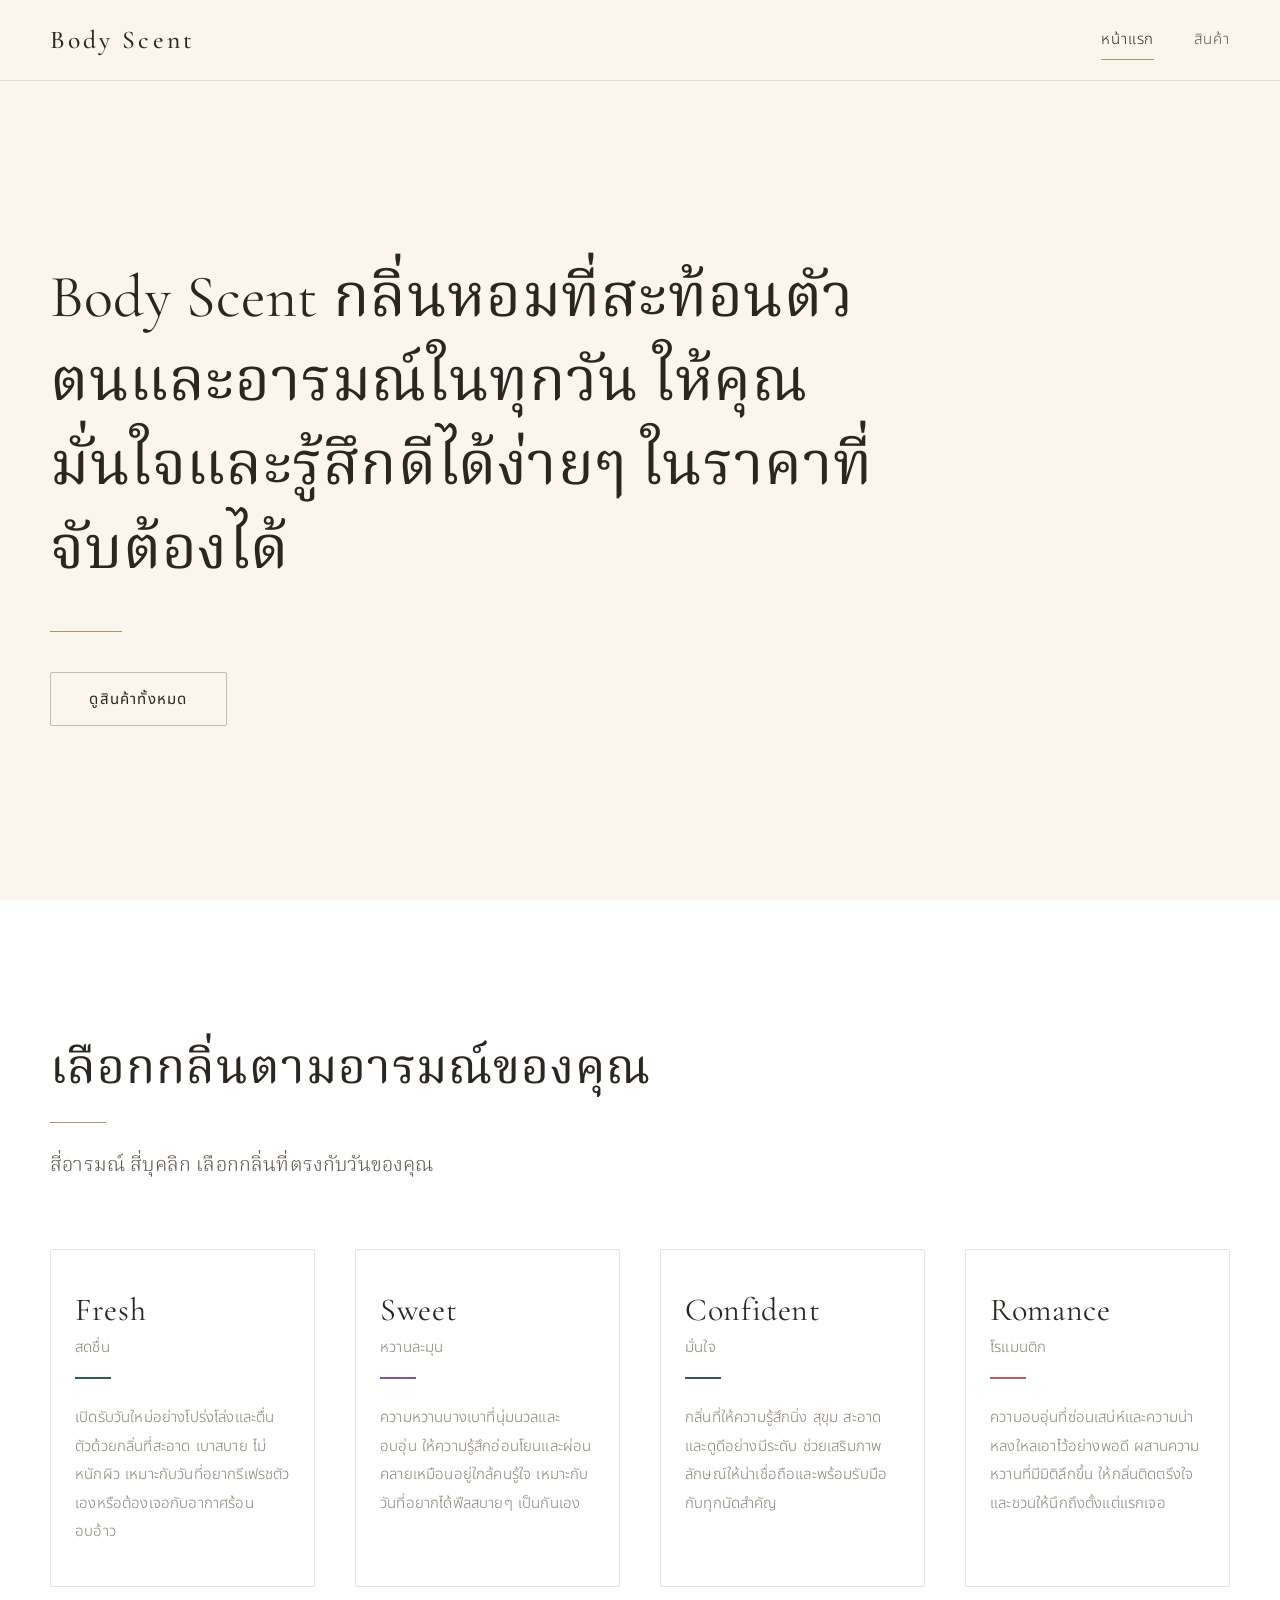
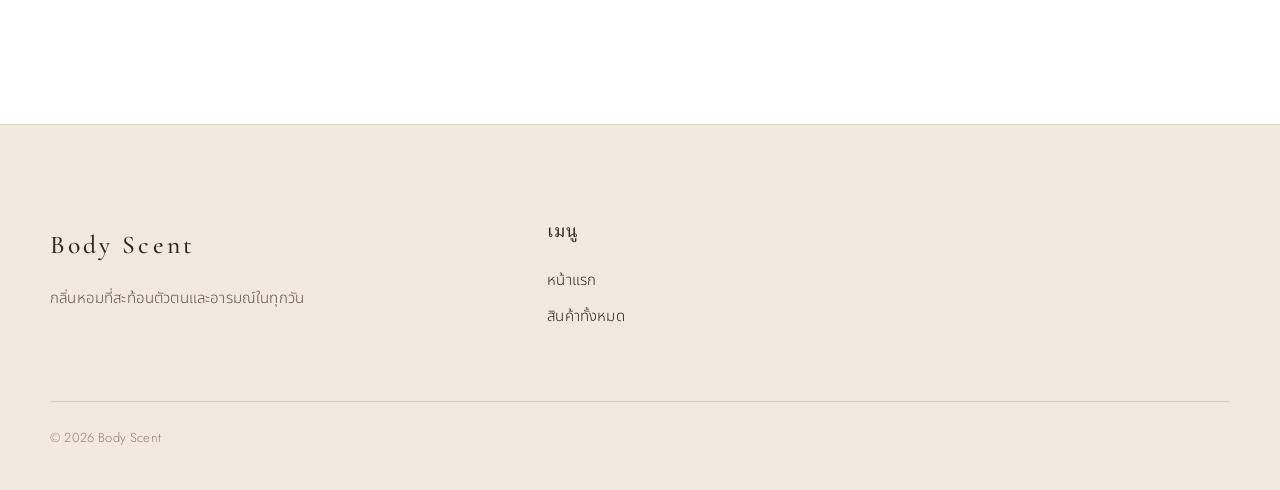
<file: index.html>
<!DOCTYPE html>
<html lang="th">
<head>
  <meta charset="UTF-8">
  <meta name="viewport" content="width=device-width, initial-scale=1">
  <title>Body Scent | น้ำหอมฉีดตัวและโรลออน กลิ่นตามอารมณ์</title>
  <meta name="description" content="Body Scent น้ำหอมฉีดตัวและโรลออน เลือกกลิ่นตามอารมณ์ Fresh, Sweet, Confident, Romance ในราคาที่จับต้องได้">
  <link rel="stylesheet" href="style.css">
  <style>
    /* Page-specific tweaks for index.html */
    .hero--full {
      grid-template-columns: 1fr;
      min-height: calc(100vh - 81px);
      min-height: calc(100svh - 81px);
    }
    .hero--full .hero__text {
      max-width: 880px;
    }
    .hero--full h1 {
      font-size: clamp(2rem, 1.1rem + 3.4vw, 3.75rem);
      line-height: 1.4;
      letter-spacing: 0.01em;
      max-width: 20em;
    }
    .hero--full .rule {
      width: 72px;
      margin: var(--space-4) 0;
    }

    .mood-card {
      color: inherit;
    }
    .mood-card:hover {
      color: inherit;
    }
    .mood-card .card__body {
      gap: 0;
      padding: var(--space-4) var(--space-3);
    }
    .mood-card h3 {
      margin-bottom: 0.25rem;
    }
    .mood-card .small {
      display: block;
    }
    .mood-card .mood-underline {
      margin: var(--space-2) 0 var(--space-3);
    }
    .mood-card p {
      margin: 0;
      font-size: var(--fs-sm);
      line-height: 1.9;
      color: var(--ink-mute);
    }
  </style>
</head>
<body>

  <header class="site-header">
    <div class="container site-header__inner">
      <a class="logo" href="index.html">Body Scent</a>
      <nav class="nav" aria-label="เมนูหลัก">
        <a href="index.html" aria-current="page">หน้าแรก</a>
        <a href="product.html">สินค้า</a>
      </nav>
    </div>
  </header>

  <main>

    <!-- Hero -->
    <section class="container">
      <div class="hero hero--full">
        <div class="hero__text">
          <h1>Body Scent กลิ่นหอมที่สะท้อนตัวตนและอารมณ์ในทุกวัน ให้คุณมั่นใจและรู้สึกดีได้ง่ายๆ ในราคาที่จับต้องได้</h1>
          <span class="rule" aria-hidden="true"></span>
          <div class="hero__actions">
            <a class="btn" href="product.html">ดูสินค้าทั้งหมด</a>
          </div>
        </div>
      </div>
    </section>

    <!-- Moods -->
    <section class="section section--white" id="moods">
      <div class="container">
        <div class="section-head">
          <h2>เลือกกลิ่นตามอารมณ์ของคุณ</h2>
          <span class="rule" aria-hidden="true"></span>
          <p class="lead">สี่อารมณ์ สี่บุคลิก เลือกกลิ่นที่ตรงกับวันของคุณ</p>
        </div>

        <div class="grid grid--4">

          <a class="card mood-card" href="product.html?mood=fresh" data-mood="fresh">
            <div class="card__body">
              <h3>Fresh</h3>
              <span class="small">สดชื่น</span>
              <span class="mood-underline" aria-hidden="true"></span>
              <p>เปิดรับวันใหม่อย่างโปร่งโล่งและตื่นตัวด้วยกลิ่นที่สะอาด เบาสบาย ไม่หนักผิว เหมาะกับวันที่อยากรีเฟรชตัวเองหรือต้องเจอกับอากาศร้อนอบอ้าว</p>
            </div>
          </a>

          <a class="card mood-card" href="product.html?mood=sweet" data-mood="sweet">
            <div class="card__body">
              <h3>Sweet</h3>
              <span class="small">หวานละมุน</span>
              <span class="mood-underline" aria-hidden="true"></span>
              <p>ความหวานบางเบาที่นุ่มนวลและอบอุ่น ให้ความรู้สึกอ่อนโยนและผ่อนคลายเหมือนอยู่ใกล้คนรู้ใจ เหมาะกับวันที่อยากได้ฟีลสบายๆ เป็นกันเอง</p>
            </div>
          </a>

          <a class="card mood-card" href="product.html?mood=confident" data-mood="confident">
            <div class="card__body">
              <h3>Confident</h3>
              <span class="small">มั่นใจ</span>
              <span class="mood-underline" aria-hidden="true"></span>
              <p>กลิ่นที่ให้ความรู้สึกนิ่ง สุขุม สะอาด และดูดีอย่างมีระดับ ช่วยเสริมภาพลักษณ์ให้น่าเชื่อถือและพร้อมรับมือกับทุกนัดสำคัญ</p>
            </div>
          </a>

          <a class="card mood-card" href="product.html?mood=romance" data-mood="romance">
            <div class="card__body">
              <h3>Romance</h3>
              <span class="small">โรแมนติก</span>
              <span class="mood-underline" aria-hidden="true"></span>
              <p>ความอบอุ่นที่ซ่อนเสน่ห์และความน่าหลงใหลเอาไว้อย่างพอดี ผสานความหวานที่มีมิติลึกขึ้น ให้กลิ่นติดตรึงใจและชวนให้นึกถึงตั้งแต่แรกเจอ</p>
            </div>
          </a>

        </div>
      </div>
    </section>

  </main>

  <footer class="site-footer">
    <div class="container">
      <div class="site-footer__grid">
        <div>
          <a class="logo" href="index.html">Body Scent</a>
          <p class="mt-2">กลิ่นหอมที่สะท้อนตัวตนและอารมณ์ในทุกวัน</p>
        </div>
        <div>
          <h4>เมนู</h4>
          <ul>
            <li><a href="index.html">หน้าแรก</a></li>
            <li><a href="product.html">สินค้าทั้งหมด</a></li>
          </ul>
        </div>
      </div>
      <div class="site-footer__bottom">&copy; 2026 Body Scent</div>
    </div>
  </footer>

  <script src="script.js"></script>
</body>
</html>
</file>
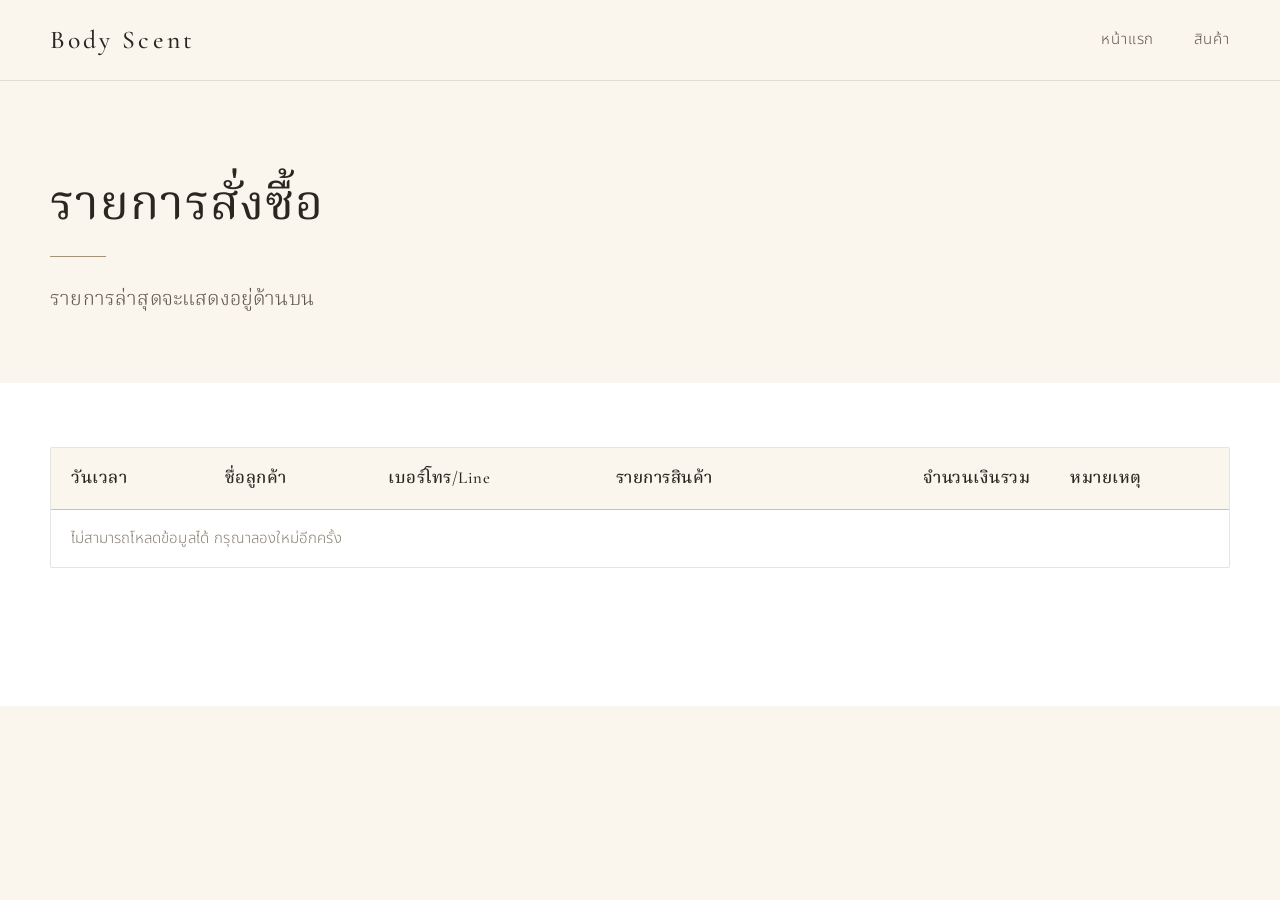
<file: admin.html>
<!DOCTYPE html>
<html lang="th">
<head>
  <meta charset="UTF-8">
  <meta name="viewport" content="width=device-width, initial-scale=1">
  <title>รายการสั่งซื้อ | Body Scent</title>
  <meta name="robots" content="noindex, nofollow">
  <link rel="stylesheet" href="style.css">
  <style>
    /* Page-specific tweaks for admin.html */
    .page-title {
      font-size: var(--fs-xl);
    }
    .page-head {
      padding: var(--space-6) 0 var(--space-4);
    }
    .table-wrap {
      overflow-x: auto;
      background: var(--white);
      border: 1px solid var(--line-soft);
      border-radius: var(--radius);
    }
    #ordersTable {
      width: 100%;
      min-width: 820px;
      border-collapse: collapse;
      font-size: var(--fs-sm);
    }
    #ordersTable th,
    #ordersTable td {
      padding: 1rem 1.25rem;
      text-align: left;
      vertical-align: top;
      border-bottom: 1px solid var(--line-soft);
      line-height: 1.7;
    }
    #ordersTable thead th {
      font-family: var(--font-display);
      font-size: 1.05rem;
      font-weight: 500;
      letter-spacing: 0.03em;
      white-space: nowrap;
      color: var(--ink);
      background: var(--cream);
      border-bottom: 1px solid var(--line);
    }
    #ordersTable tbody tr:last-child td {
      border-bottom: 0;
    }
    #ordersTable tbody tr:hover td {
      background: var(--cream);
    }
    #ordersTable td:nth-child(1) {
      white-space: nowrap;
    }
    #ordersTable th:nth-child(5),
    #ordersTable td:nth-child(5) {
      text-align: right;
      white-space: nowrap;
    }
    @media (max-width: 640px) {
      .page-head {
        padding: var(--space-5) 0 var(--space-3);
      }
    }
  </style>
</head>
<body>

  <header class="site-header">
    <div class="container site-header__inner">
      <a class="logo" href="index.html">Body Scent</a>
      <nav class="nav" aria-label="เมนูหลัก">
        <a href="index.html">หน้าแรก</a>
        <a href="product.html">สินค้า</a>
      </nav>
    </div>
  </header>

  <main>

    <section class="page-head">
      <div class="container">
        <h1 class="page-title">รายการสั่งซื้อ</h1>
        <span class="rule" aria-hidden="true"></span>
        <p class="lead">รายการล่าสุดจะแสดงอยู่ด้านบน</p>
      </div>
    </section>

    <section class="section section--white" style="padding-top: var(--space-5);">
      <div class="container">
        <div class="table-wrap">
          <table id="ordersTable">
            <thead>
              <tr>
                <th scope="col">วันเวลา</th>
                <th scope="col">ชื่อลูกค้า</th>
                <th scope="col">เบอร์โทร/Line</th>
                <th scope="col">รายการสินค้า</th>
                <th scope="col">จำนวนเงินรวม</th>
                <th scope="col">หมายเหตุ</th>
              </tr>
            </thead>
            <tbody></tbody>
          </table>
        </div>
      </div>
    </section>

  </main>

  <script src="script.js"></script>
</body>
</html>
</file>
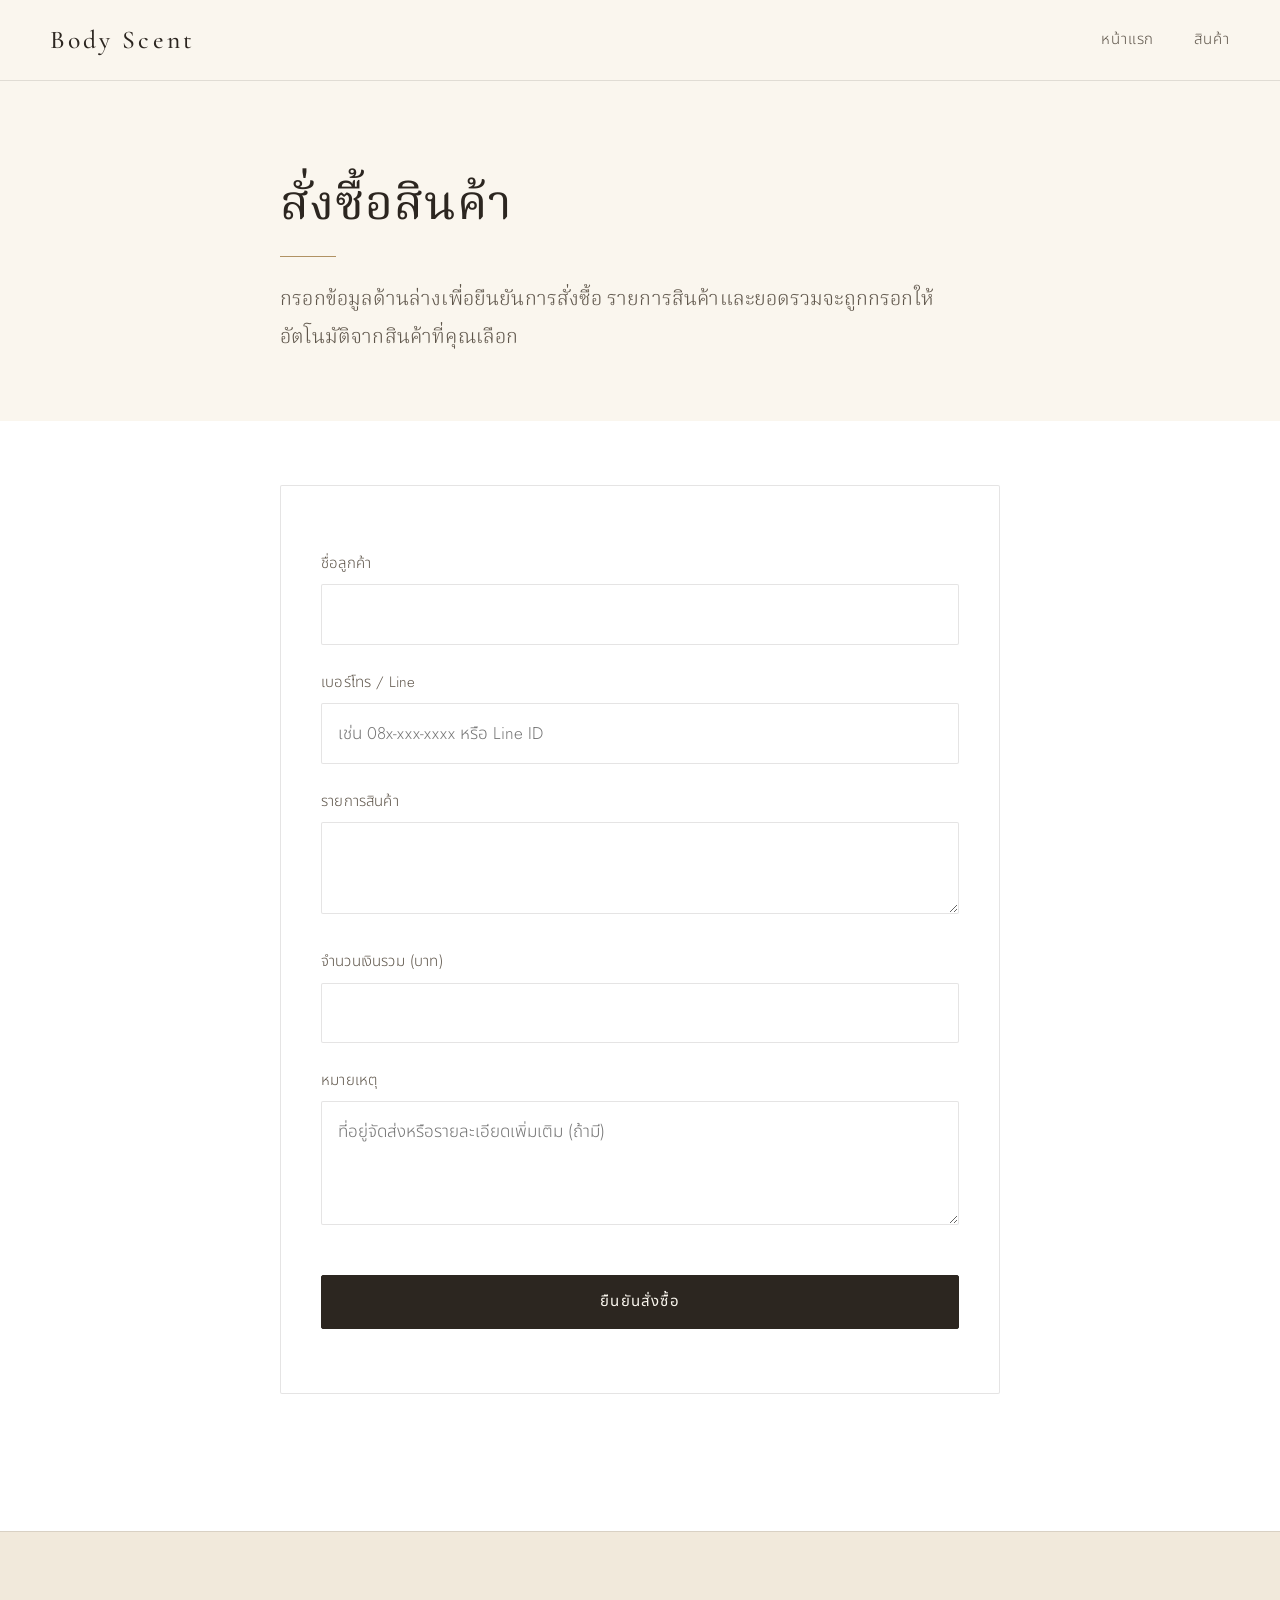
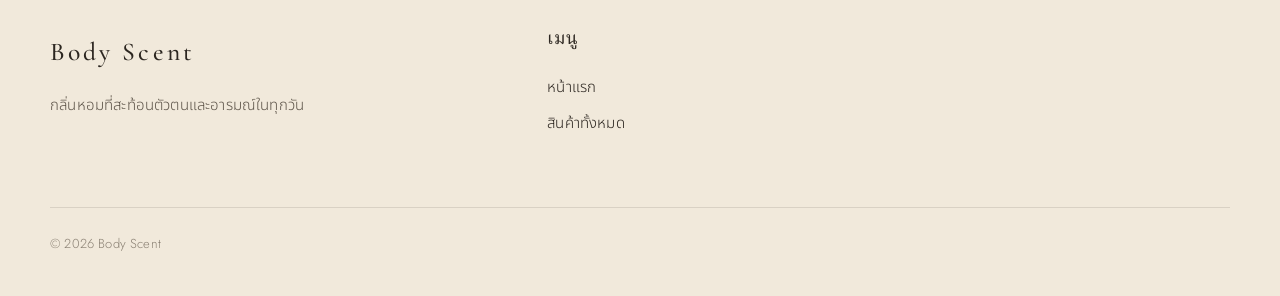
<file: order.html>
<!DOCTYPE html>
<html lang="th">
<head>
  <meta charset="UTF-8">
  <meta name="viewport" content="width=device-width, initial-scale=1">
  <title>สั่งซื้อสินค้า | Body Scent</title>
  <meta name="description" content="สั่งซื้อน้ำหอมฉีดตัวและโรลออน Body Scent กรอกข้อมูลเพื่อยืนยันการสั่งซื้อ">
  <link rel="stylesheet" href="style.css">
  <style>
    /* Page-specific tweaks for order.html */
    .page-title {
      font-size: var(--fs-xl);
    }
    .page-head {
      padding: var(--space-6) 0 var(--space-4);
    }
    .order-panel {
      padding: var(--space-5) var(--space-4);
      background: var(--white);
      border: 1px solid var(--line-soft);
      border-radius: var(--radius);
    }
    .order-panel .textarea {
      resize: vertical;
      min-height: 5.5rem;
    }
    .order-panel .btn {
      margin-top: var(--space-2);
    }
    @media (max-width: 640px) {
      .page-head {
        padding: var(--space-5) 0 var(--space-3);
      }
      .order-panel {
        padding: var(--space-4) var(--space-3);
      }
    }
  </style>
</head>
<body>

  <header class="site-header">
    <div class="container site-header__inner">
      <a class="logo" href="index.html">Body Scent</a>
      <nav class="nav" aria-label="เมนูหลัก">
        <a href="index.html">หน้าแรก</a>
        <a href="product.html">สินค้า</a>
      </nav>
    </div>
  </header>

  <main>

    <section class="page-head">
      <div class="container container--narrow">
        <h1 class="page-title">สั่งซื้อสินค้า</h1>
        <span class="rule" aria-hidden="true"></span>
        <p class="lead">กรอกข้อมูลด้านล่างเพื่อยืนยันการสั่งซื้อ รายการสินค้าและยอดรวมจะถูกกรอกให้อัตโนมัติจากสินค้าที่คุณเลือก</p>
      </div>
    </section>

    <section class="section section--white" style="padding-top: var(--space-5);">
      <div class="container container--narrow">
        <div class="order-panel">

          <form id="orderForm">

            <div class="field">
              <label for="customerName">ชื่อลูกค้า</label>
              <input class="input" type="text" id="customerName" name="customerName" autocomplete="name" required>
            </div>

            <div class="field">
              <label for="contact">เบอร์โทร / Line</label>
              <input class="input" type="text" id="contact" name="contact" autocomplete="tel" placeholder="เช่น 08x-xxx-xxxx หรือ Line ID" required>
            </div>

            <div class="field">
              <label for="items">รายการสินค้า</label>
              <textarea class="textarea" id="items" name="items" rows="2" required></textarea>
            </div>

            <div class="field">
              <label for="total">จำนวนเงินรวม (บาท)</label>
              <input class="input" type="text" id="total" name="total" inputmode="decimal" required>
            </div>

            <div class="field">
              <label for="note">หมายเหตุ</label>
              <textarea class="textarea" id="note" name="note" rows="3" placeholder="ที่อยู่จัดส่งหรือรายละเอียดเพิ่มเติม (ถ้ามี)"></textarea>
            </div>

            <button class="btn btn--solid btn--block" type="submit">ยืนยันสั่งซื้อ</button>

          </form>

        </div>
      </div>
    </section>

  </main>

  <footer class="site-footer">
    <div class="container">
      <div class="site-footer__grid">
        <div>
          <a class="logo" href="index.html">Body Scent</a>
          <p class="mt-2">กลิ่นหอมที่สะท้อนตัวตนและอารมณ์ในทุกวัน</p>
        </div>
        <div>
          <h4>เมนู</h4>
          <ul>
            <li><a href="index.html">หน้าแรก</a></li>
            <li><a href="product.html">สินค้าทั้งหมด</a></li>
          </ul>
        </div>
      </div>
      <div class="site-footer__bottom">&copy; 2026 Body Scent</div>
    </div>
  </footer>

  <script src="script.js"></script>
</body>
</html>
</file>
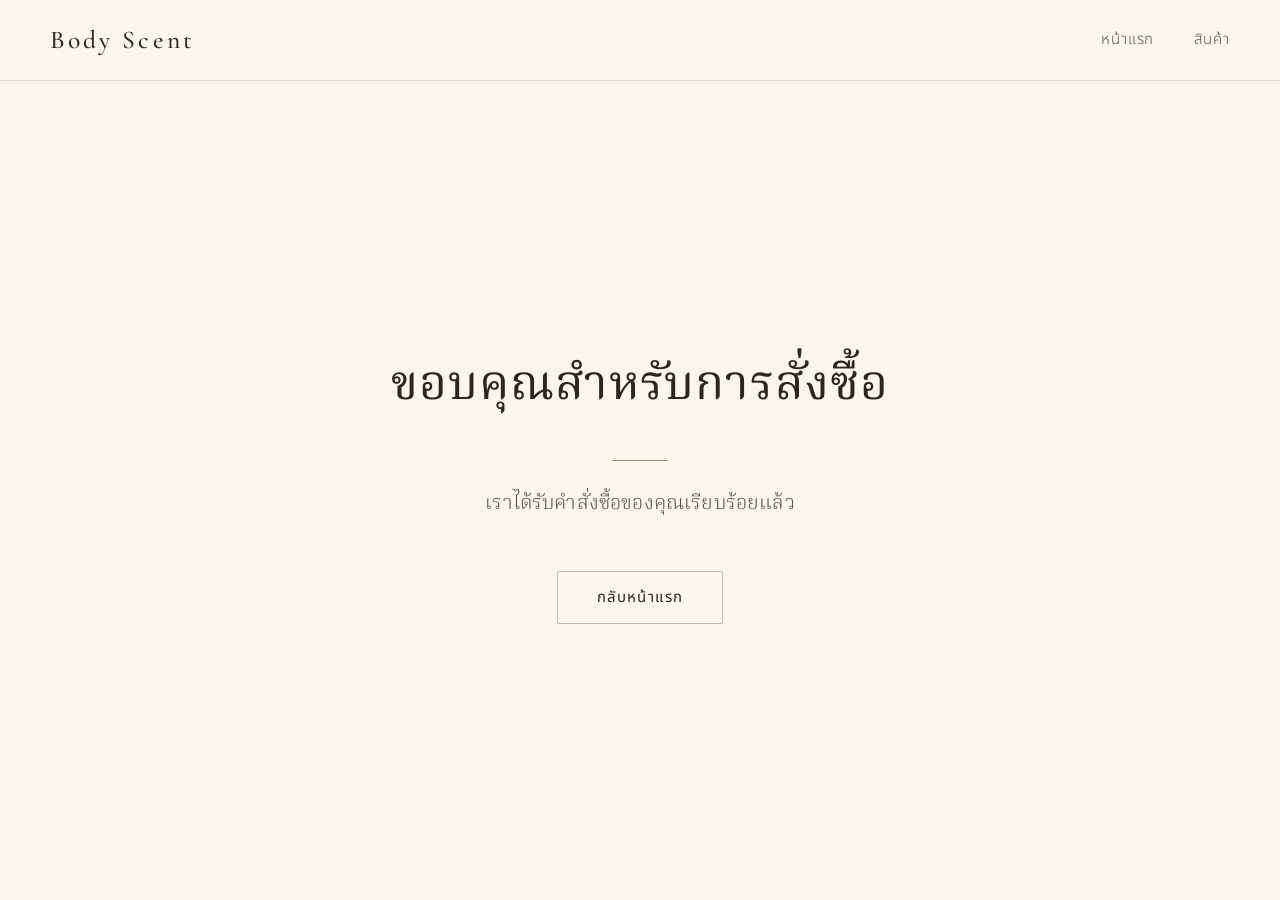
<file: thankyou.html>
<!DOCTYPE html>
<html lang="th">
<head>
  <meta charset="UTF-8">
  <meta name="viewport" content="width=device-width, initial-scale=1">
  <title>ขอบคุณสำหรับการสั่งซื้อ | Body Scent</title>
  <meta name="robots" content="noindex">
  <link rel="stylesheet" href="style.css">
  <style>
    /* Page-specific tweaks for thankyou.html */
    .thanks {
      display: flex;
      flex-direction: column;
      align-items: center;
      justify-content: center;
      min-height: calc(100vh - 81px);
      min-height: calc(100svh - 81px);
      padding: var(--space-6) 0;
      text-align: center;
    }
    .thanks h1 {
      font-size: var(--fs-xl);
    }
    .thanks p {
      margin-left: auto;
      margin-right: auto;
    }
    .thanks .rule {
      margin: var(--space-3) auto;
    }
    .thanks .btn {
      margin-top: var(--space-3);
    }
  </style>
</head>
<body>

  <header class="site-header">
    <div class="container site-header__inner">
      <a class="logo" href="index.html">Body Scent</a>
      <nav class="nav" aria-label="เมนูหลัก">
        <a href="index.html">หน้าแรก</a>
        <a href="product.html">สินค้า</a>
      </nav>
    </div>
  </header>

  <main>
    <section class="container container--narrow">
      <div class="thanks">
        <h1>ขอบคุณสำหรับการสั่งซื้อ</h1>
        <span class="rule" aria-hidden="true"></span>
        <p class="lead">เราได้รับคำสั่งซื้อของคุณเรียบร้อยแล้ว</p>
        <a class="btn" href="index.html">กลับหน้าแรก</a>
      </div>
    </section>
  </main>

</body>
</html>
</file>
<file: style.css>
/* ==========================================================================
   Body Scent — Global theme
   Premium · minimal · white / cream / deep beige with soft gold-bronze accent
   ========================================================================== */

/* Fonts: serif for headings, sans-serif for body (Latin + Thai) */
@import url("https://fonts.googleapis.com/css2?family=Cormorant+Garamond:wght@400;500;600&family=Noto+Serif+Thai:wght@300;400;500&family=Noto+Sans+Thai:wght@300;400;500&family=Jost:wght@300;400;500&display=swap");

/* --------------------------------------------------------------------------
   1. Design tokens
   -------------------------------------------------------------------------- */
:root {
  /* Base palette */
  --white: #ffffff;
  --cream: #faf6ee;
  --cream-deep: #f1e9db;
  --beige: #d9c9ae;
  --beige-deep: #a8957a;

  /* Text */
  --ink: #2c2620;
  --ink-soft: #5e554a;
  --ink-mute: #8a8073;

  /* Accent: soft gold / bronze */
  --gold: #b09263;
  --gold-deep: #8c7048;
  --gold-soft: #d8c7a3;

  /* Lines: thin, dark, soft */
  --line: rgba(44, 38, 32, 0.28);
  --line-soft: rgba(44, 38, 32, 0.12);

  /* Mood colors — small touches only (dots, underlines, icons) */
  --mood-fresh: #2f5d46;       /* deep green */
  --mood-sweet: #7a5a9a;       /* medium purple */
  --mood-confident: #3e5266;   /* deep blue-grey */
  --mood-romance: #b5645f;     /* soft red */

  /* Typography */
  --font-display: "Cormorant Garamond", "Noto Serif Thai", Georgia, "Times New Roman", serif;
  --font-body: "Jost", "Noto Sans Thai", "Helvetica Neue", Arial, sans-serif;
  --font-serif-body: "Noto Serif Thai", "Cormorant Garamond", Georgia, serif;

  /* Type scale */
  --fs-xs: 0.8125rem;
  --fs-sm: 0.9375rem;
  --fs-base: 1.0625rem;
  --fs-md: 1.25rem;
  --fs-lg: clamp(1.5rem, 1.2rem + 1vw, 2rem);
  --fs-xl: clamp(2rem, 1.4rem + 2.2vw, 3rem);
  --fs-xxl: clamp(2.6rem, 1.6rem + 4vw, 4.75rem);

  /* Spacing — generous */
  --space-1: 0.5rem;
  --space-2: 1rem;
  --space-3: 1.5rem;
  --space-4: 2.5rem;
  --space-5: 4rem;
  --space-6: 6rem;
  --space-7: 9rem;
  --section-y: clamp(4.5rem, 3rem + 7vw, 9rem);

  /* Layout */
  --container: 1180px;
  --container-narrow: 720px;
  --gutter: clamp(1.25rem, 4vw, 3rem);

  --radius: 2px;
  --ease: cubic-bezier(0.22, 0.61, 0.36, 1);
}

/* --------------------------------------------------------------------------
   2. Reset & base
   -------------------------------------------------------------------------- */
*,
*::before,
*::after {
  box-sizing: border-box;
}

html {
  -webkit-text-size-adjust: 100%;
  scroll-behavior: smooth;
}

body {
  margin: 0;
  background: var(--cream);
  color: var(--ink);
  font-family: var(--font-body);
  font-size: var(--fs-base);
  font-weight: 300;
  line-height: 1.85;
  letter-spacing: 0.01em;
  -webkit-font-smoothing: antialiased;
  text-rendering: optimizeLegibility;
}

img {
  display: block;
  max-width: 100%;
  height: auto;
}

a {
  color: inherit;
  text-decoration: none;
  transition: color 0.3s var(--ease);
}

a:hover {
  color: var(--gold-deep);
}

ul,
ol {
  margin: 0;
  padding: 0;
  list-style: none;
}

button,
input,
select,
textarea {
  font: inherit;
  color: inherit;
}

:focus-visible {
  outline: 1px solid var(--gold-deep);
  outline-offset: 4px;
}

::selection {
  background: var(--gold-soft);
  color: var(--ink);
}

/* --------------------------------------------------------------------------
   3. Typography
   -------------------------------------------------------------------------- */
h1,
h2,
h3,
h4 {
  margin: 0 0 var(--space-3);
  font-family: var(--font-display);
  font-weight: 400;
  line-height: 1.25;
  letter-spacing: 0.02em;
  color: var(--ink);
}

h1 {
  font-size: var(--fs-xxl);
  line-height: 1.15;
}
h2 {
  font-size: var(--fs-xl);
}
h3 {
  font-size: var(--fs-lg);
}
h4 {
  font-size: var(--fs-md);
}

p {
  margin: 0 0 var(--space-3);
  color: var(--ink-soft);
  max-width: 62ch;
}

.lead {
  font-family: var(--font-serif-body);
  font-size: var(--fs-md);
  font-weight: 300;
  line-height: 1.9;
  color: var(--ink-soft);
}

.small,
small {
  font-size: var(--fs-sm);
  color: var(--ink-mute);
}

/* Short gold rule used under section titles */
.rule {
  display: block;
  width: 56px;
  height: 1px;
  margin: var(--space-3) 0;
  background: var(--gold);
  border: 0;
}

.text-center {
  text-align: center;
}
.text-center p,
.text-center .rule {
  margin-left: auto;
  margin-right: auto;
}

/* --------------------------------------------------------------------------
   4. Layout
   -------------------------------------------------------------------------- */
.container {
  width: 100%;
  max-width: calc(var(--container) + var(--gutter) * 2);
  margin: 0 auto;
  padding: 0 var(--gutter);
}

.container--narrow {
  max-width: calc(var(--container-narrow) + var(--gutter) * 2);
}

.section {
  padding: var(--section-y) 0;
}

.section--white {
  background: var(--white);
}

.section--beige {
  background: var(--cream-deep);
}

.section--dark {
  background: #2c2620;
  color: var(--cream);
}
.section--dark h1,
.section--dark h2,
.section--dark h3,
.section--dark h4 {
  color: var(--cream);
}
.section--dark p {
  color: rgba(250, 246, 238, 0.72);
}

.section-head {
  margin-bottom: var(--space-5);
}

.grid {
  display: grid;
  gap: var(--space-4);
}
.grid--2 {
  grid-template-columns: repeat(2, 1fr);
}
.grid--3 {
  grid-template-columns: repeat(3, 1fr);
}
.grid--4 {
  grid-template-columns: repeat(4, 1fr);
}

.stack > * + * {
  margin-top: var(--space-3);
}

.divider {
  height: 1px;
  border: 0;
  background: var(--line-soft);
  margin: var(--space-5) 0;
}

/* --------------------------------------------------------------------------
   5. Header / navigation
   -------------------------------------------------------------------------- */
.site-header {
  position: sticky;
  top: 0;
  z-index: 50;
  background: rgba(250, 246, 238, 0.92);
  -webkit-backdrop-filter: blur(8px);
  backdrop-filter: blur(8px);
  border-bottom: 1px solid var(--line-soft);
}

.site-header__inner {
  display: flex;
  align-items: center;
  justify-content: space-between;
  gap: var(--space-3);
  min-height: 80px;
}

.logo {
  font-family: var(--font-display);
  font-size: 1.6rem;
  font-weight: 500;
  letter-spacing: 0.12em;
  color: var(--ink);
}

.nav {
  display: flex;
  align-items: center;
  gap: var(--space-4);
}

.nav a {
  position: relative;
  font-size: var(--fs-sm);
  letter-spacing: 0.06em;
  color: var(--ink-soft);
  padding: 0.25rem 0;
}

.nav a::after {
  content: "";
  position: absolute;
  left: 0;
  bottom: -2px;
  width: 0;
  height: 1px;
  background: var(--gold);
  transition: width 0.35s var(--ease);
}

.nav a:hover,
.nav a[aria-current="page"] {
  color: var(--ink);
}
.nav a:hover::after,
.nav a[aria-current="page"]::after {
  width: 100%;
}

/* --------------------------------------------------------------------------
   6. Buttons — thin, soft dark borders
   -------------------------------------------------------------------------- */
.btn {
  display: inline-flex;
  align-items: center;
  justify-content: center;
  gap: 0.6rem;
  padding: 0.95rem 2.4rem;
  background: transparent;
  color: var(--ink);
  border: 1px solid var(--line);
  border-radius: var(--radius);
  font-family: var(--font-body);
  font-size: var(--fs-sm);
  font-weight: 400;
  letter-spacing: 0.08em;
  line-height: 1.4;
  cursor: pointer;
  transition: background-color 0.35s var(--ease), color 0.35s var(--ease),
    border-color 0.35s var(--ease);
}

.btn:hover {
  background: var(--ink);
  border-color: var(--ink);
  color: var(--cream);
}

.btn--solid {
  background: var(--ink);
  border-color: var(--ink);
  color: var(--cream);
}
.btn--solid:hover {
  background: var(--gold-deep);
  border-color: var(--gold-deep);
  color: var(--white);
}

.btn--gold {
  border-color: var(--gold);
  color: var(--gold-deep);
}
.btn--gold:hover {
  background: var(--gold);
  border-color: var(--gold);
  color: var(--white);
}

.btn--small {
  padding: 0.65rem 1.5rem;
  font-size: var(--fs-xs);
}

.btn--block {
  width: 100%;
}

.link-line {
  display: inline-block;
  padding-bottom: 2px;
  border-bottom: 1px solid var(--gold);
  font-size: var(--fs-sm);
  letter-spacing: 0.06em;
}

/* --------------------------------------------------------------------------
   7. Mood accents — apply with data-mood="fresh|sweet|confident|romance"
   Only tiny touches: dots, short underlines, icons. Never card backgrounds.
   -------------------------------------------------------------------------- */
[data-mood="fresh"] {
  --mood: var(--mood-fresh);
}
[data-mood="sweet"] {
  --mood: var(--mood-sweet);
}
[data-mood="confident"] {
  --mood: var(--mood-confident);
}
[data-mood="romance"] {
  --mood: var(--mood-romance);
}

/* Small round dot */
.mood-dot {
  display: inline-block;
  width: 8px;
  height: 8px;
  border-radius: 50%;
  background: var(--mood, var(--gold));
  vertical-align: middle;
  flex-shrink: 0;
}

/* Label with dot: <span class="mood-label" data-mood="fresh">Fresh</span> */
.mood-label {
  display: inline-flex;
  align-items: center;
  gap: 0.6rem;
  font-size: var(--fs-xs);
  letter-spacing: 0.1em;
  color: var(--ink-soft);
}
.mood-label::before {
  content: "";
  width: 8px;
  height: 8px;
  border-radius: 50%;
  background: var(--mood, var(--gold));
}

/* Short underline beneath a heading */
.mood-underline {
  display: block;
  width: 36px;
  height: 2px;
  margin-top: var(--space-2);
  background: var(--mood, var(--gold));
}

/* Icon tint */
.mood-icon {
  color: var(--mood, var(--gold));
  stroke: currentColor;
}

/* --------------------------------------------------------------------------
   8. Product filter (tabs)
   -------------------------------------------------------------------------- */
.filter {
  display: flex;
  flex-wrap: wrap;
  gap: var(--space-2) var(--space-3);
  margin-bottom: var(--space-5);
}

.filter__btn {
  display: inline-flex;
  align-items: center;
  gap: 0.6rem;
  padding: 0.55rem 1.4rem;
  background: transparent;
  border: 1px solid var(--line-soft);
  border-radius: var(--radius);
  font-size: var(--fs-sm);
  letter-spacing: 0.05em;
  color: var(--ink-soft);
  cursor: pointer;
  transition: border-color 0.3s var(--ease), color 0.3s var(--ease);
}

.filter__btn:hover {
  border-color: var(--line);
  color: var(--ink);
}

.filter__btn.is-active,
.filter__btn[aria-pressed="true"] {
  border-color: var(--ink);
  color: var(--ink);
}

/* --------------------------------------------------------------------------
   9. Product cards
   -------------------------------------------------------------------------- */
.product-grid {
  display: grid;
  grid-template-columns: repeat(auto-fill, minmax(250px, 1fr));
  gap: var(--space-5) var(--space-4);
}

.card {
  display: flex;
  flex-direction: column;
  background: var(--white);
  border: 1px solid var(--line-soft);
  border-radius: var(--radius);
  transition: border-color 0.4s var(--ease);
}

.card:hover {
  border-color: var(--line);
}

.card__media {
  aspect-ratio: 4 / 5;
  overflow: hidden;
  background: var(--cream-deep);
  border-bottom: 1px solid var(--line-soft);
}

.card__media img {
  width: 100%;
  height: 100%;
  object-fit: cover;
}

.card__body {
  display: flex;
  flex-direction: column;
  flex: 1;
  gap: var(--space-1);
  padding: var(--space-3) var(--space-3) var(--space-4);
}

.card__meta {
  display: flex;
  align-items: center;
  justify-content: space-between;
  gap: var(--space-2);
}

.card__title {
  margin: var(--space-1) 0 0;
  font-size: 1.25rem;
  line-height: 1.4;
}

.card__desc {
  margin: 0;
  font-size: var(--fs-sm);
  line-height: 1.8;
  color: var(--ink-mute);
}

.card__footer {
  display: flex;
  align-items: center;
  justify-content: space-between;
  gap: var(--space-2);
  margin-top: auto;
  padding-top: var(--space-3);
}

.price {
  font-family: var(--font-display);
  font-size: 1.5rem;
  font-weight: 500;
  letter-spacing: 0.02em;
  color: var(--gold-deep);
}

.price small {
  margin-left: 0.2em;
  font-family: var(--font-body);
  font-size: var(--fs-xs);
  color: var(--ink-mute);
}

.tag {
  display: inline-block;
  padding: 0.15rem 0.75rem;
  border: 1px solid var(--line-soft);
  border-radius: 999px;
  font-size: var(--fs-xs);
  letter-spacing: 0.05em;
  color: var(--ink-mute);
}

/* --------------------------------------------------------------------------
   10. Hero
   -------------------------------------------------------------------------- */
.hero {
  display: grid;
  grid-template-columns: 1.1fr 0.9fr;
  align-items: center;
  gap: var(--space-5);
  min-height: min(86vh, 820px);
  padding: var(--space-6) 0;
}

.hero__text p {
  max-width: 46ch;
}

.hero__actions {
  display: flex;
  flex-wrap: wrap;
  gap: var(--space-2) var(--space-3);
  margin-top: var(--space-4);
}

.hero__media {
  aspect-ratio: 4 / 5;
  overflow: hidden;
  border: 1px solid var(--line-soft);
  background: var(--cream-deep);
}
.hero__media img {
  width: 100%;
  height: 100%;
  object-fit: cover;
}

/* --------------------------------------------------------------------------
   11. Forms
   -------------------------------------------------------------------------- */
.field {
  display: block;
  margin-bottom: var(--space-3);
}

.field label {
  display: block;
  margin-bottom: 0.4rem;
  font-size: var(--fs-sm);
  color: var(--ink-soft);
}

.input,
.select,
.textarea {
  width: 100%;
  padding: 0.85rem 1rem;
  background: var(--white);
  border: 1px solid var(--line-soft);
  border-radius: var(--radius);
  transition: border-color 0.3s var(--ease);
}

.input:hover,
.select:hover,
.textarea:hover {
  border-color: var(--line);
}

.input:focus,
.select:focus,
.textarea:focus {
  outline: none;
  border-color: var(--gold-deep);
}

/* --------------------------------------------------------------------------
   12. Footer
   -------------------------------------------------------------------------- */
.site-footer {
  padding: var(--space-6) 0 var(--space-4);
  background: var(--cream-deep);
  border-top: 1px solid var(--line-soft);
  font-size: var(--fs-sm);
}

.site-footer__grid {
  display: grid;
  grid-template-columns: 1.4fr 1fr 1fr;
  gap: var(--space-5);
}

.site-footer h4 {
  font-size: 1.1rem;
}

.site-footer li + li {
  margin-top: 0.5rem;
}

.site-footer__bottom {
  margin-top: var(--space-5);
  padding-top: var(--space-3);
  border-top: 1px solid var(--line-soft);
  font-size: var(--fs-xs);
  color: var(--ink-mute);
}

/* --------------------------------------------------------------------------
   13. Utilities
   -------------------------------------------------------------------------- */
.visually-hidden {
  position: absolute;
  width: 1px;
  height: 1px;
  margin: -1px;
  padding: 0;
  overflow: hidden;
  clip: rect(0, 0, 0, 0);
  white-space: nowrap;
  border: 0;
}

.mt-0 { margin-top: 0; }
.mt-2 { margin-top: var(--space-2); }
.mt-3 { margin-top: var(--space-3); }
.mt-4 { margin-top: var(--space-4); }
.mt-5 { margin-top: var(--space-5); }
.mb-0 { margin-bottom: 0; }
.mb-3 { margin-bottom: var(--space-3); }
.mb-4 { margin-bottom: var(--space-4); }
.mb-5 { margin-bottom: var(--space-5); }

/* --------------------------------------------------------------------------
   14. Responsive
   -------------------------------------------------------------------------- */
@media (max-width: 1024px) {
  .grid--4 {
    grid-template-columns: repeat(2, 1fr);
  }
  .grid--3 {
    grid-template-columns: repeat(2, 1fr);
  }
  .site-footer__grid {
    grid-template-columns: 1fr 1fr;
  }
}

@media (max-width: 820px) {
  .hero {
    grid-template-columns: 1fr;
    min-height: 0;
    padding: var(--space-5) 0;
    gap: var(--space-4);
  }
  .hero__media {
    order: -1;
    aspect-ratio: 4 / 3;
  }
  .grid--2,
  .grid--3 {
    grid-template-columns: 1fr;
  }
}

@media (max-width: 640px) {
  body {
    font-size: 1rem;
  }
  .site-header__inner {
    min-height: 68px;
  }
  .nav {
    gap: var(--space-3);
  }
  .nav a {
    font-size: var(--fs-xs);
  }
  .grid--4 {
    grid-template-columns: 1fr;
  }
  .product-grid {
    grid-template-columns: repeat(2, 1fr);
    gap: var(--space-4) var(--space-2);
  }
  .card__body {
    padding: var(--space-2) var(--space-2) var(--space-3);
  }
  .card__title {
    font-size: 1.05rem;
  }
  .card__footer {
    flex-direction: column;
    align-items: flex-start;
  }
  .card__footer .btn {
    width: 100%;
  }
  .site-footer__grid {
    grid-template-columns: 1fr;
    gap: var(--space-4);
  }
  .btn {
    padding: 0.9rem 1.8rem;
  }
}

@media (max-width: 380px) {
  .product-grid {
    grid-template-columns: 1fr;
  }
}

/* --------------------------------------------------------------------------
   15. Reduced motion
   -------------------------------------------------------------------------- */
@media (prefers-reduced-motion: reduce) {
  html {
    scroll-behavior: auto;
  }
  *,
  *::before,
  *::after {
    transition-duration: 0.01ms !important;
    animation-duration: 0.01ms !important;
  }
}
</file>
